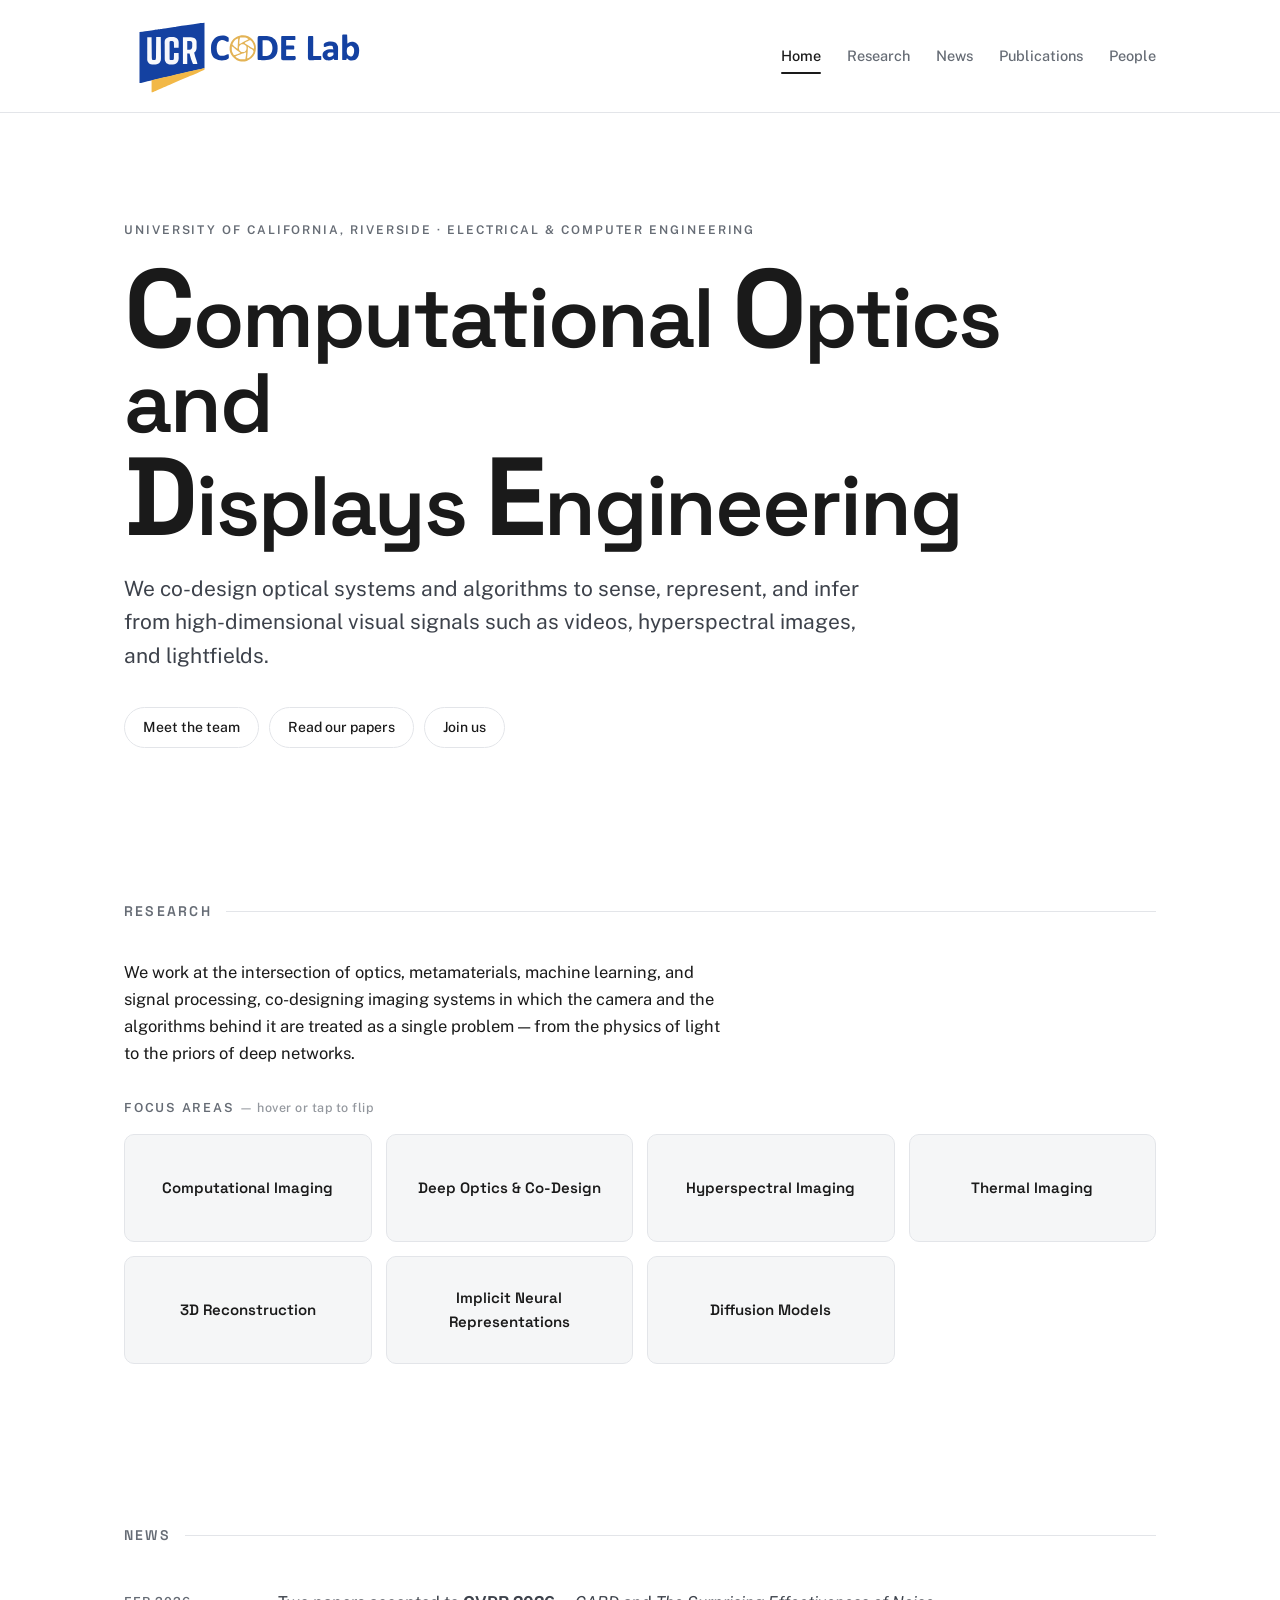
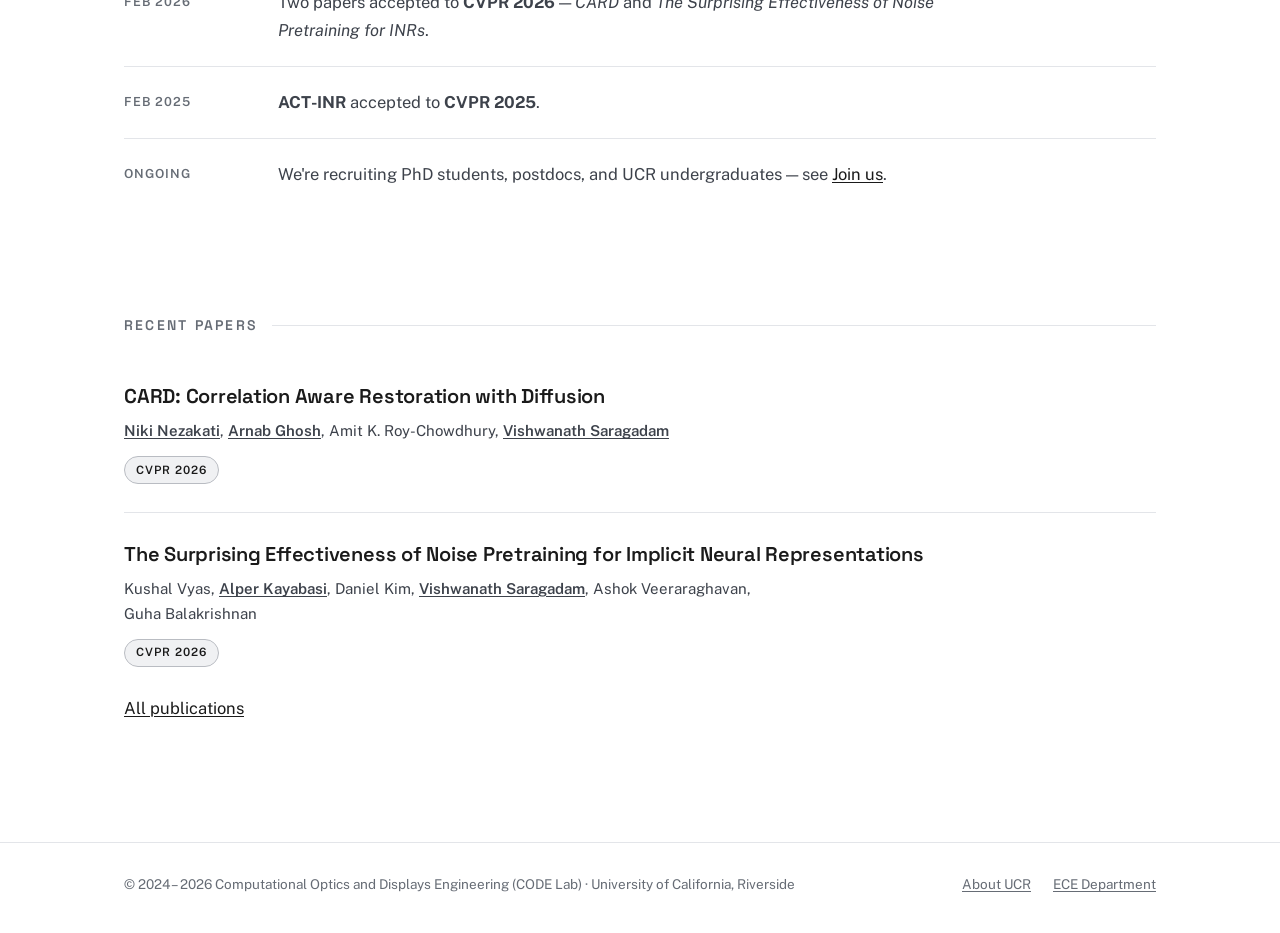
<file: index.html>
<!DOCTYPE html>
<html lang="en">
<head>
<meta charset="UTF-8">
<meta name="viewport" content="width=device-width, initial-scale=1.0">
<title>Computational Optics and Displays Engineering (CODE Lab) – UC Riverside</title>
<meta name="description" content="The Computational Optics and Displays Engineering (CODE Lab) at UC Riverside co-designs optical systems and algorithms to sense, represent, and infer from high-dimensional visual signals.">
<link rel="canonical" href="https://ucr-code.github.io/">
<meta name="theme-color" content="#ffffff">
<link rel="icon" type="image/svg+xml" href="images/favicon.svg">
<link rel="icon" type="image/png" sizes="32x32" href="images/favicon-32.png">
<link rel="apple-touch-icon" href="images/apple-touch-icon.png">
<!-- Open Graph / social cards -->
<meta property="og:type" content="website">
<meta property="og:site_name" content="CODE Lab — UC Riverside">
<meta property="og:title" content="Computational Optics and Displays Engineering (CODE Lab) – UC Riverside">
<meta property="og:description" content="The Computational Optics and Displays Engineering (CODE Lab) at UC Riverside co-designs optical systems and algorithms to sense, represent, and infer from high-dimensional visual signals.">
<meta property="og:url" content="https://ucr-code.github.io/">
<meta property="og:image" content="https://ucr-code.github.io/images/og-image.png">
<meta property="og:image:width" content="1200">
<meta property="og:image:height" content="630">
<meta property="og:image:alt" content="CODE Lab — Computational Optics and Displays Engineering, UC Riverside">
<meta name="twitter:card" content="summary_large_image">
<meta name="twitter:title" content="Computational Optics and Displays Engineering (CODE Lab) – UC Riverside">
<meta name="twitter:description" content="The Computational Optics and Displays Engineering (CODE Lab) at UC Riverside co-designs optical systems and algorithms to sense, represent, and infer from high-dimensional visual signals.">
<meta name="twitter:image" content="https://ucr-code.github.io/images/og-image.png">
<link rel="preconnect" href="https://fonts.googleapis.com">
<link rel="preconnect" href="https://fonts.gstatic.com" crossorigin>
<link href="https://fonts.googleapis.com/css2?family=Space+Grotesk:wght@500;600;700&family=Public+Sans:ital,wght@0,400;0,500;0,600;1,400&display=swap" rel="stylesheet">
<script>document.documentElement.classList.add('js');</script>
<link rel="stylesheet" href="css/style.css">
</head>
<body class="home">
<a class="skip" href="#main-content">Skip to content</a>

<header class="site-head">
  <div class="container">
    <a class="brand" href="index.html" aria-label="Computational Optics and Displays Engineering (CODE Lab) — Home">
      <img src="images/logo.svg" alt="Computational Optics and Displays Engineering (CODE Lab)" class="brand-logo">
    </a>
    <nav class="main-nav" aria-label="Site">
      <a href="index.html" class="active" aria-current="page">Home</a>
      <a href="#research">Research</a>
      <a href="#news">News</a>
      <a href="publications.html">Publications</a>
      <a href="people.html">People</a>
    </nav>
  </div>
</header>

<main id="main-content">

  <!-- ============ Hero ============ -->
  <section class="hero">
    <div class="container">
      <p class="eyebrow">University of California, Riverside · Electrical &amp; Computer Engineering</p>
      <h1><span class="code">C</span>omputational <span class="code">O</span>ptics and<br><span class="code">D</span>isplays <span class="code">E</span>ngineering</h1>
      <p class="lede">We co-design optical systems and algorithms to sense, represent, and infer from high-dimensional visual signals such as videos, hyperspectral images, and lightfields.</p>
      <nav class="jump" aria-label="Quick links">
        <a href="people.html">Meet the team</a>
        <a href="publications.html">Read our papers</a>
        <a href="people.html#join-us">Join us</a>
      </nav>
    </div>
  </section>

  <!-- ============ Research ============ -->
  <section class="section" id="research">
    <div class="container">
      <h2 class="section-head reveal">Research</h2>
      <p class="reveal" style="max-width:60ch">We work at the intersection of optics, metamaterials, machine learning, and
        signal processing, co-designing imaging systems in which the camera and the
        algorithms behind it are treated as a single problem — from the physics of
        light to the priors of deep networks.</p>
      <p class="chips-intro reveal">Focus areas <span class="chips-hint">— hover or tap to flip</span></p>
      <div class="flip-cards" aria-label="Research topics">
        <button class="flip-card reveal" style="--i:0" type="button" aria-pressed="false">
          <span class="flip-card-inner">
            <span class="flip-face flip-front">Computational Imaging</span>
            <span class="flip-face flip-back">Co-designing optics and algorithms so the camera and its reconstruction solve a single problem.</span>
          </span>
        </button>
        <button class="flip-card reveal" style="--i:1" type="button" aria-pressed="false">
          <span class="flip-card-inner">
            <span class="flip-face flip-front">Deep Optics &amp; Co-Design</span>
            <span class="flip-face flip-back">Learning the lens and the network jointly, end-to-end, to shape what the sensor captures.</span>
          </span>
        </button>
        <button class="flip-card reveal" style="--i:2" type="button" aria-pressed="false">
          <span class="flip-card-inner">
            <span class="flip-face flip-front">Hyperspectral Imaging</span>
            <span class="flip-face flip-back">Recording the full spectrum at every pixel to reveal material detail beyond RGB.</span>
          </span>
        </button>
        <button class="flip-card reveal" style="--i:3" type="button" aria-pressed="false">
          <span class="flip-card-inner">
            <span class="flip-face flip-front">Thermal Imaging</span>
            <span class="flip-face flip-back">Sensing and reconstructing scenes in long-wave infrared, past the reach of visible light.</span>
          </span>
        </button>
        <button class="flip-card reveal" style="--i:4" type="button" aria-pressed="false">
          <span class="flip-card-inner">
            <span class="flip-face flip-front">3D Reconstruction</span>
            <span class="flip-face flip-back">Recovering the shape, depth, and geometry of a scene from one or many views.</span>
          </span>
        </button>
        <button class="flip-card reveal" style="--i:5" type="button" aria-pressed="false">
          <span class="flip-card-inner">
            <span class="flip-face flip-front">Implicit Neural Representations</span>
            <span class="flip-face flip-back">Encoding signals as continuous neural functions — compact and resolution-free.</span>
          </span>
        </button>
        <button class="flip-card reveal" style="--i:6" type="button" aria-pressed="false">
          <span class="flip-card-inner">
            <span class="flip-face flip-front">Diffusion Models</span>
            <span class="flip-face flip-back">Generative priors that restore and reconstruct images from incomplete measurements.</span>
          </span>
        </button>
      </div>
    </div>
  </section>

  <!-- ============ News ============ -->
  <section class="section" id="news">
    <div class="container">
      <h2 class="section-head reveal">News</h2>
      <ul class="news-list">
        <li class="news-item reveal">
          <span class="news-date">Feb 2026</span>
          <p class="news-text">Two papers accepted to <strong>CVPR 2026</strong> — <em>CARD</em> and <em>The Surprising Effectiveness of Noise Pretraining for INRs</em>.</p>
        </li>
        <li class="news-item reveal">
          <span class="news-date">Feb 2025</span>
          <p class="news-text"><strong>ACT-INR</strong> accepted to <strong>CVPR 2025</strong>.</p>
        </li>
        <li class="news-item reveal">
          <span class="news-date">Ongoing</span>
          <p class="news-text">We're recruiting PhD students, postdocs, and UCR undergraduates — see <a href="people.html#join-us">Join us</a>.</p>
        </li>
      </ul>
    </div>
  </section>

  <!-- ============ Recent papers ============ -->
  <section class="section" id="recent" style="padding-top:24px">
    <div class="container">
      <h2 class="section-head reveal">Recent papers</h2>

      <article class="pub reveal" style="border-top:0;padding-top:10px">
        <h3 class="pub-title"><a href="https://arxiv.org/abs/2512.05268" target="_blank" rel="noopener">CARD: Correlation Aware Restoration with Diffusion</a></h3>
        <p class="pub-authors"><span class="lab-member">Niki Nezakati</span>, <span class="lab-member">Arnab Ghosh</span>, Amit K. Roy-Chowdhury, <span class="lab-member">Vishwanath Saragadam</span></p>
        <div class="pub-meta"><span class="venue conf">CVPR 2026</span></div>
      </article>

      <article class="pub reveal">
        <h3 class="pub-title"><a href="https://arxiv.org/abs/2603.29034" target="_blank" rel="noopener">The Surprising Effectiveness of Noise Pretraining for Implicit Neural Representations</a></h3>
        <p class="pub-authors">Kushal Vyas, <span class="lab-member">Alper Kayabasi</span>, Daniel Kim, <span class="lab-member">Vishwanath Saragadam</span>, Ashok Veeraraghavan, Guha Balakrishnan</p>
        <div class="pub-meta"><span class="venue conf">CVPR 2026</span></div>
      </article>

      <a class="more-link" href="publications.html">All publications</a>
    </div>
  </section>
</main>

<footer class="site-foot">
  <div class="container">
    <span>© 2024 – 2026 Computational Optics and Displays Engineering (CODE Lab) · University of California, Riverside</span>
    <span class="foot-links">
      <a href="https://www.ucr.edu" target="_blank" rel="noopener">About UCR</a>
      <a href="https://www.ece.ucr.edu" target="_blank" rel="noopener">ECE Department</a>
    </span>
  </div>
</footer>

<script src="js/main.js" defer></script>
</body>
</html>
</file>
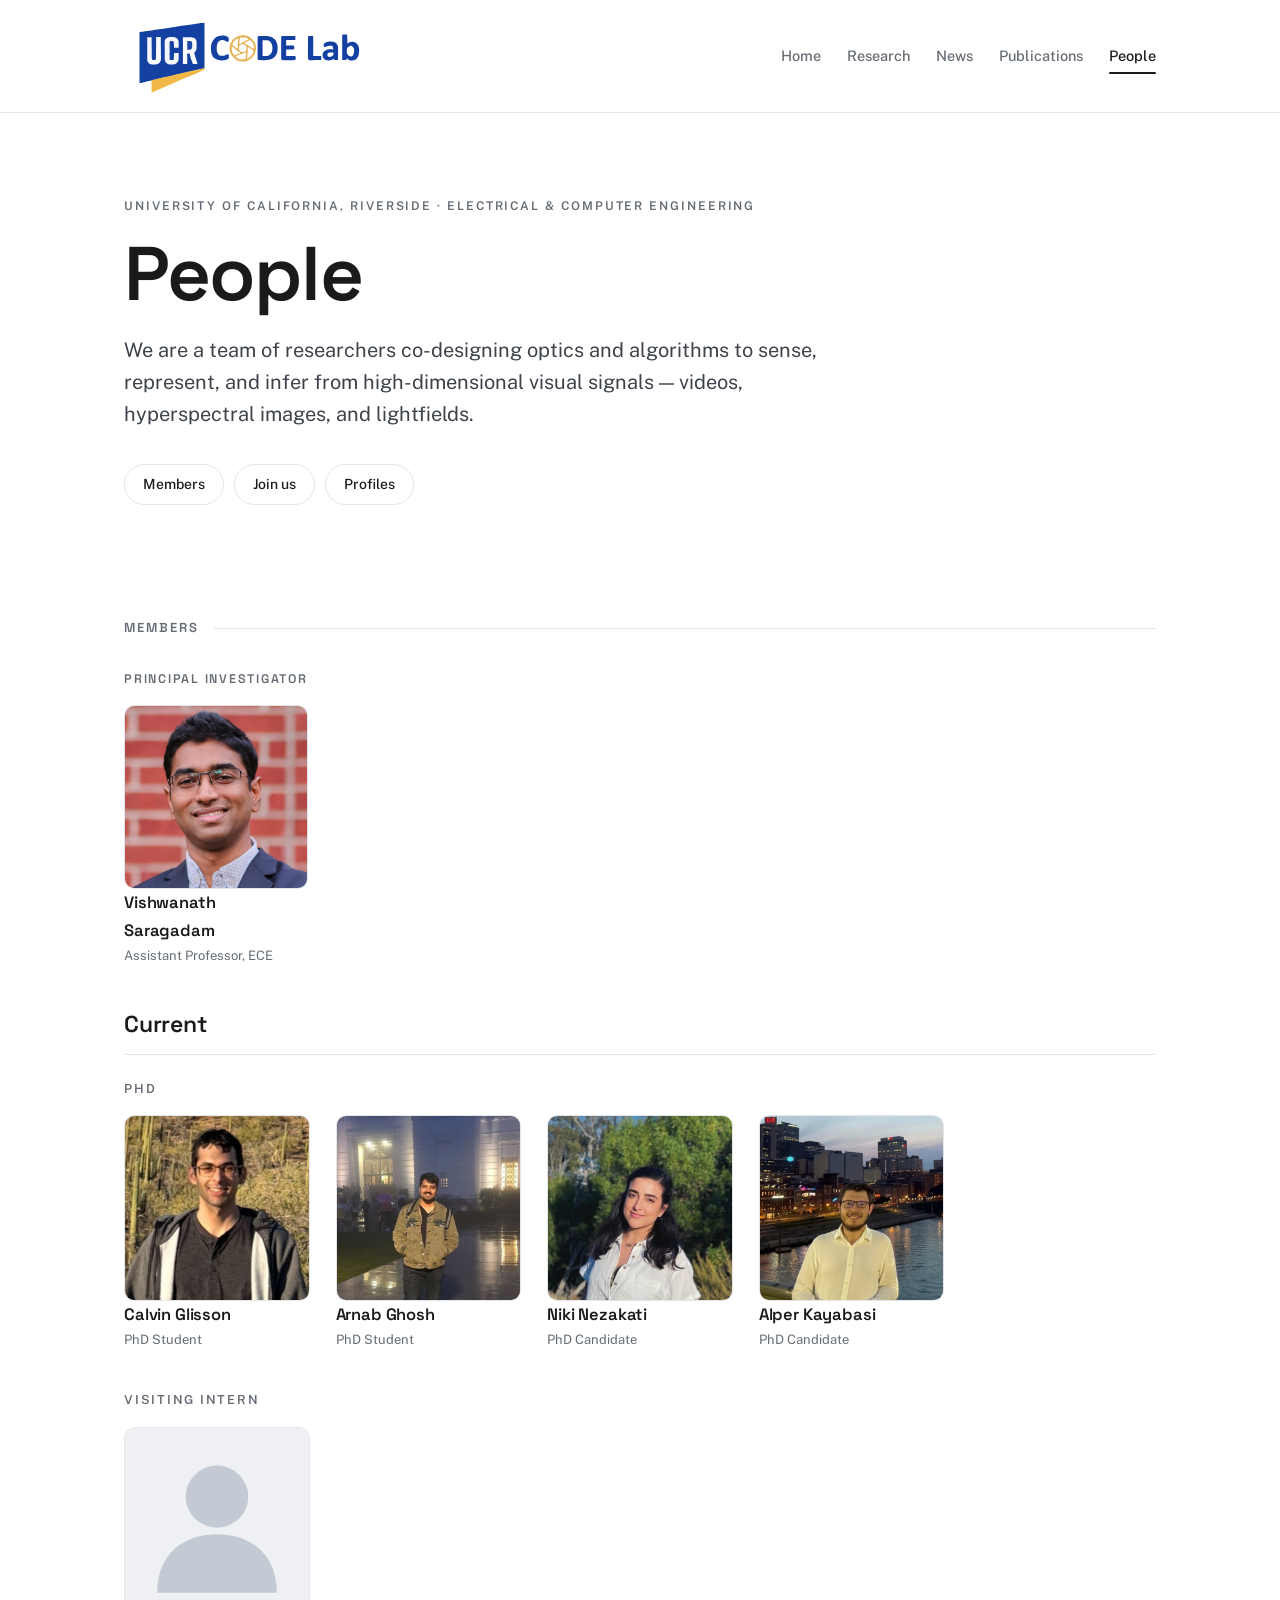
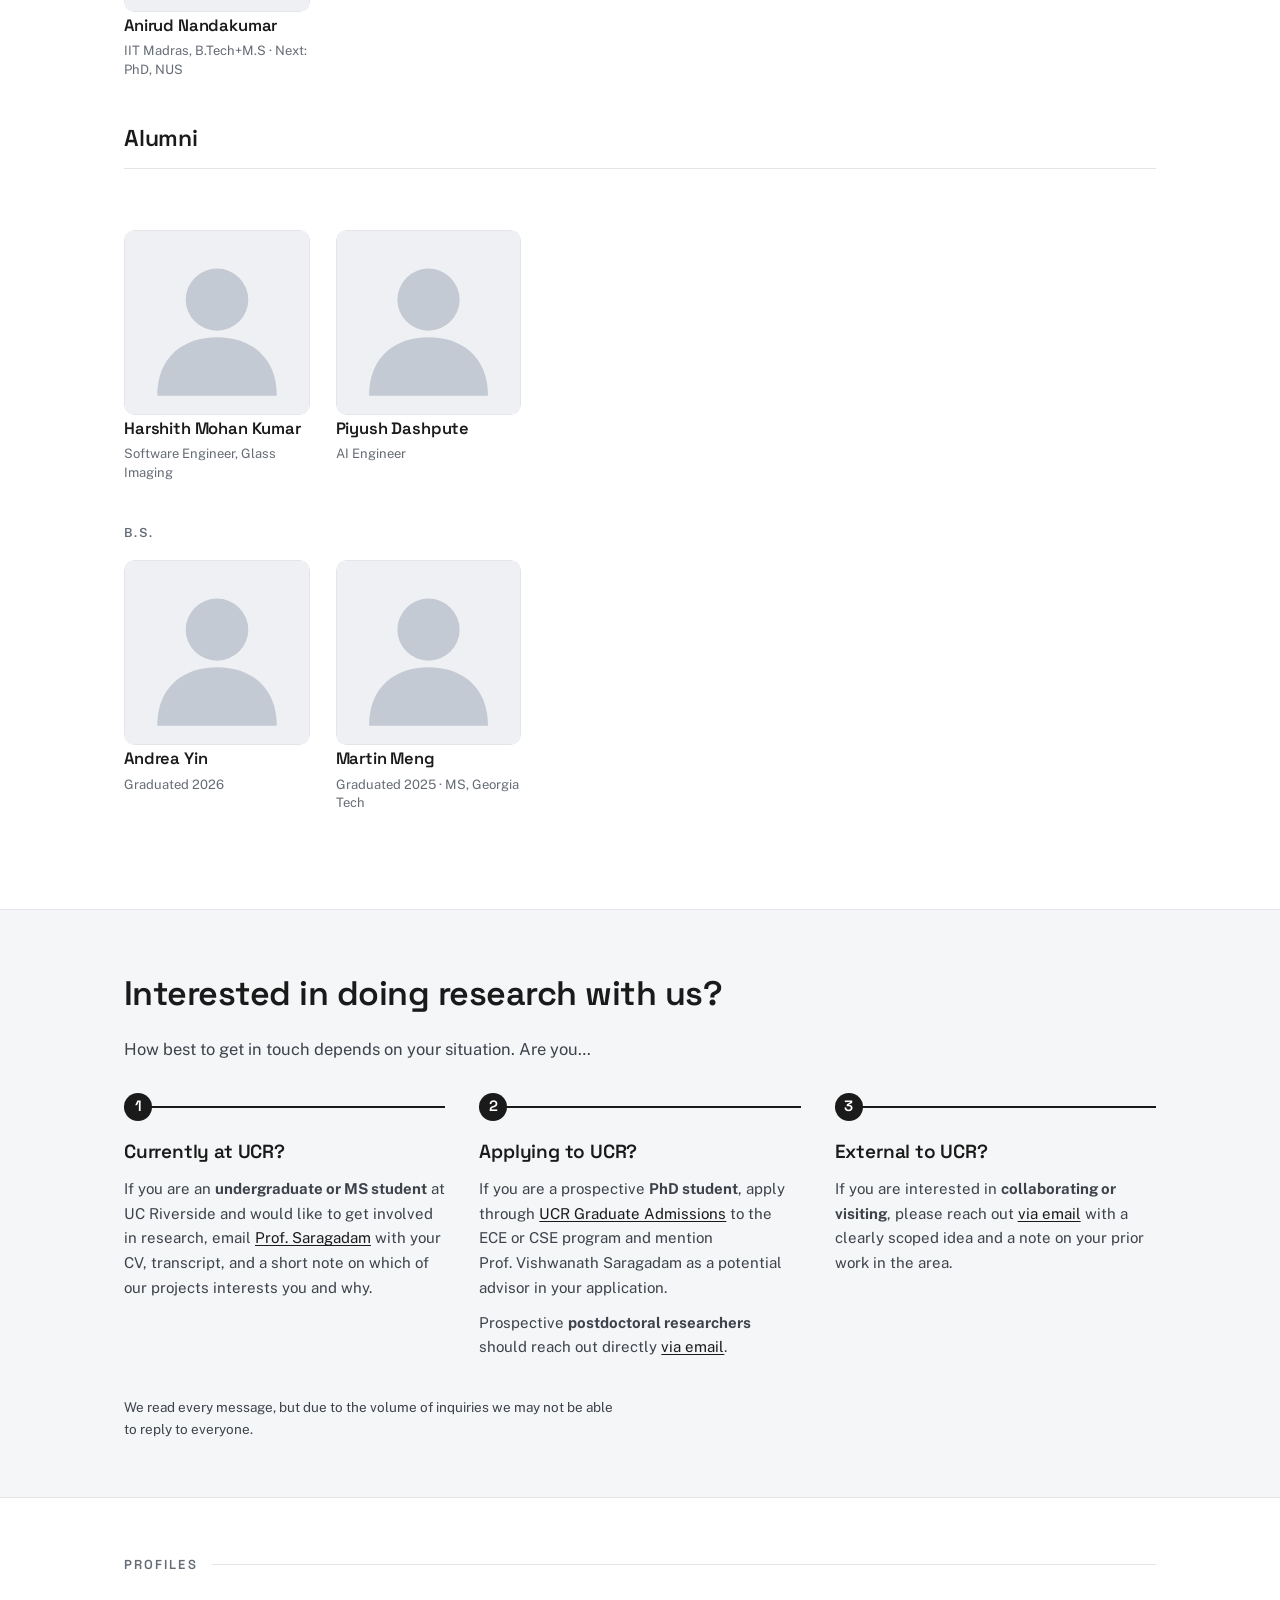
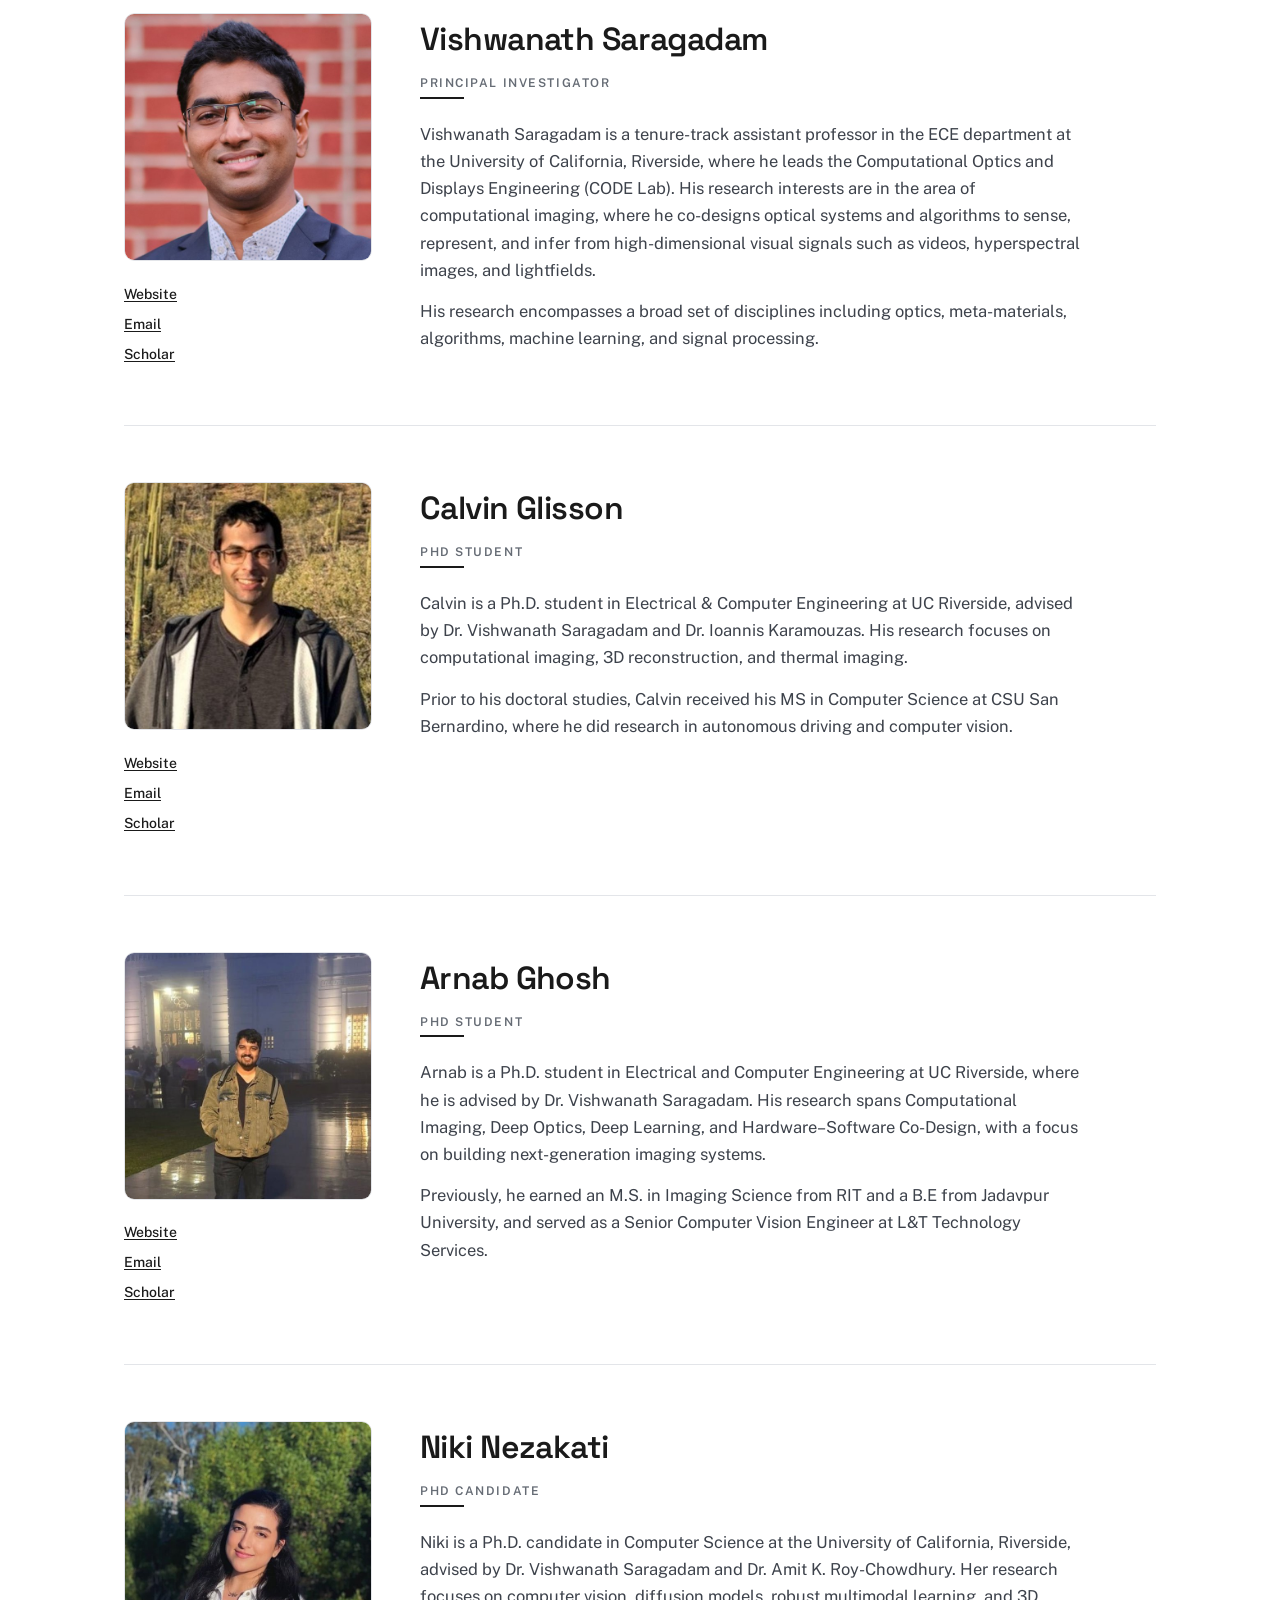
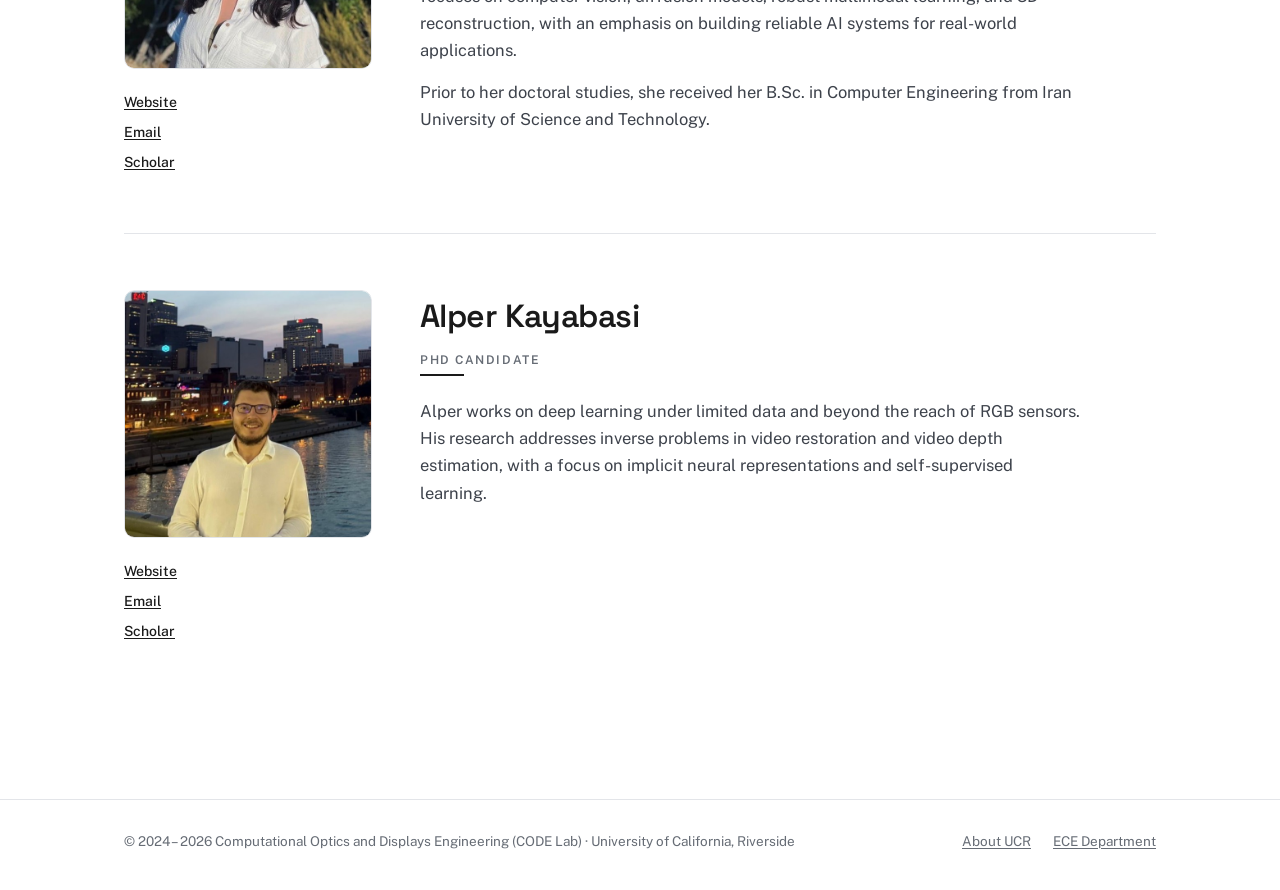
<file: people.html>
<!DOCTYPE html>
<html lang="en">
<head>
<meta charset="UTF-8">
<meta name="viewport" content="width=device-width, initial-scale=1.0">
<title>People – Computational Optics and Displays Engineering (CODE Lab)</title>
<meta name="description" content="The people of the Computational Optics and Displays Engineering (CODE Lab) at UC Riverside — co-designing optics and algorithms to sense, represent, and infer from high-dimensional visual signals.">
<link rel="canonical" href="https://ucr-code.github.io/people.html">
<meta name="theme-color" content="#ffffff">
<link rel="icon" type="image/svg+xml" href="images/favicon.svg">
<link rel="icon" type="image/png" sizes="32x32" href="images/favicon-32.png">
<link rel="apple-touch-icon" href="images/apple-touch-icon.png">
<!-- Open Graph / social cards -->
<meta property="og:type" content="website">
<meta property="og:site_name" content="CODE Lab — UC Riverside">
<meta property="og:title" content="People – Computational Optics and Displays Engineering (CODE Lab)">
<meta property="og:description" content="Meet the CODE Lab team at UC Riverside — researchers co-designing optics and algorithms to sense, represent, and infer from high-dimensional visual signals.">
<meta property="og:url" content="https://ucr-code.github.io/people.html">
<meta property="og:image" content="https://ucr-code.github.io/images/og-image.png">
<meta property="og:image:width" content="1200">
<meta property="og:image:height" content="630">
<meta property="og:image:alt" content="CODE Lab — Computational Optics and Displays Engineering, UC Riverside">
<meta name="twitter:card" content="summary_large_image">
<meta name="twitter:title" content="People – Computational Optics and Displays Engineering (CODE Lab)">
<meta name="twitter:description" content="Meet the CODE Lab team at UC Riverside — researchers co-designing optics and algorithms to sense, represent, and infer from high-dimensional visual signals.">
<meta name="twitter:image" content="https://ucr-code.github.io/images/og-image.png">
<link rel="preconnect" href="https://fonts.googleapis.com">
<link rel="preconnect" href="https://fonts.gstatic.com" crossorigin>
<link href="https://fonts.googleapis.com/css2?family=Space+Grotesk:wght@500;600;700&family=Public+Sans:ital,wght@0,400;0,500;0,600;1,400&display=swap" rel="stylesheet">
<script>document.documentElement.classList.add('js');</script>
<link rel="stylesheet" href="css/style.css">
</head>
<body>
<a class="skip" href="#main-content">Skip to content</a>

<header class="site-head">
  <div class="container">
    <a class="brand" href="index.html" aria-label="Computational Optics and Displays Engineering (CODE Lab) — Home">
      <img src="images/logo.svg" alt="Computational Optics and Displays Engineering (CODE Lab)" class="brand-logo">
    </a>
    <nav class="main-nav" aria-label="Site">
      <a href="index.html">Home</a>
      <a href="index.html#research">Research</a>
      <a href="index.html#news">News</a>
      <a href="publications.html">Publications</a>
      <a href="people.html" class="active" aria-current="page">People</a>
    </nav>
  </div>
</header>

<main id="main-content">

  <!-- ============ Hero ============ -->
  <section class="hero">
    <div class="container">
      <p class="eyebrow">University of California, Riverside · Electrical &amp; Computer Engineering</p>
      <h1>People</h1>
      <p class="lede">We are a team of researchers co-designing optics and algorithms to sense, represent, and infer from high-dimensional visual signals — videos, hyperspectral images, and lightfields.</p>
      <nav class="jump" aria-label="On this page">
        <a href="#members">Members</a>
        <a href="#join-us">Join us</a>
        <a href="#profiles">Profiles</a>
      </nav>
    </div>
  </section>

  <!-- ============ Overview grid ============ -->
  <section class="section" id="members">
    <div class="container">
      <h2 class="section-head reveal">Members</h2>

      <h3 class="member-role reveal">Principal Investigator</h3>
      <ul class="people-grid solo">
        <li class="reveal" style="--i:0"><a class="person-card" href="#vishwanath">
          <span class="shot"><img src="images/vishwanath.jpg" alt="Portrait of Vishwanath Saragadam"></span>
          <span class="p-meta"><span class="p-name">Vishwanath Saragadam</span><span class="p-role">Assistant Professor, ECE</span></span>
        </a></li>
      </ul>

      <h3 class="member-group reveal">Current</h3>
      <h4 class="member-role reveal">PhD</h4>
      <ul class="people-grid">
        <li class="reveal" style="--i:0"><a class="person-card" href="#calvin">
          <span class="shot"><img src="images/calvin.jpg" alt="Portrait of Calvin Glisson"></span>
          <span class="p-meta"><span class="p-name">Calvin Glisson</span><span class="p-role">PhD Student</span></span>
        </a></li>
        <li class="reveal" style="--i:1"><a class="person-card" href="#arnab">
          <span class="shot"><img src="images/arnab.jpg" alt="Portrait of Arnab"></span>
          <span class="p-meta"><span class="p-name">Arnab Ghosh</span><span class="p-role">PhD Student</span></span>
        </a></li>
        <li class="reveal" style="--i:2"><a class="person-card" href="#niki">
          <span class="shot"><img src="images/niki.jpg" alt="Portrait of Niki"></span>
          <span class="p-meta"><span class="p-name">Niki Nezakati</span><span class="p-role">PhD Candidate</span></span>
        </a></li>
        <li class="reveal" style="--i:3"><a class="person-card" href="#alper">
          <span class="shot"><img src="images/alper.jpg" alt="Portrait of Alper Kayabasi"></span>
          <span class="p-meta"><span class="p-name">Alper Kayabasi</span><span class="p-role">PhD Candidate</span></span>
        </a></li>
      </ul>

      <h4 class="member-role reveal">Visiting Intern</h4>
      <ul class="people-grid">
        <li class="reveal" style="--i:0"><div class="person-card">
          <span class="shot"><img src="images/placeholder-person.svg" alt="Portrait of Anirud Nandakumar"></span>
          <span class="p-meta"><span class="p-name">Anirud Nandakumar</span><span class="p-role">IIT Madras, B.Tech+M.S · Next: PhD, NUS</span></span>
        </div></li>
      </ul>

      <h3 class="member-group reveal">Alumni</h3>
      <h4 class="member-role reveal">M.S.</h4>
      <ul class="people-grid">
        <li class="reveal" style="--i:0"><div class="person-card">
          <span class="shot"><img src="images/placeholder-person.svg" alt="Portrait of Harshith Mohan Kumar"></span>
          <span class="p-meta"><span class="p-name">Harshith Mohan Kumar</span><span class="p-role">Software Engineer, Glass Imaging</span></span>
        </div></li>
        <li class="reveal" style="--i:1"><div class="person-card">
          <span class="shot"><img src="images/placeholder-person.svg" alt="Portrait of Piyush Dashpute"></span>
          <span class="p-meta"><span class="p-name">Piyush Dashpute</span><span class="p-role">AI Engineer</span></span>
        </div></li>
      </ul>

      <h4 class="member-role reveal">B.S.</h4>
      <ul class="people-grid">
        <li class="reveal" style="--i:0"><div class="person-card">
          <span class="shot"><img src="images/placeholder-person.svg" alt="Portrait of Andrea Yin"></span>
          <span class="p-meta"><span class="p-name">Andrea Yin</span><span class="p-role">Graduated 2026</span></span>
        </div></li>
        <li class="reveal" style="--i:1"><div class="person-card">
          <span class="shot"><img src="images/placeholder-person.svg" alt="Portrait of Martin Meng"></span>
          <span class="p-meta"><span class="p-name">Martin Meng</span><span class="p-role">Graduated 2025 · MS, Georgia Tech</span></span>
        </div></li>
      </ul>
    </div>
  </section>

  <!-- ============ Join us ============ -->
  <section class="section join" id="join-us">
    <div class="container">
      <h2>Interested in doing research with us?</h2>
      <p>How best to get in touch depends on your situation. Are you…</p>
      <ol class="join-list">
        <li>
          <h3>Currently at UCR?</h3>
          <p>If you are an <strong>undergraduate or MS student</strong> at UC Riverside and would like to get involved in research, email <a href="mailto:vishwanath.saragadam@ucr.edu">Prof.&nbsp;Saragadam</a> with your CV, transcript, and a short note on which of our projects interests you and why.</p>
        </li>
        <li>
          <h3>Applying to UCR?</h3>
          <p>If you are a prospective <strong>PhD student</strong>, apply through <a href="https://graduate.ucr.edu/admissions" target="_blank" rel="noopener">UCR Graduate Admissions</a> to the ECE or CSE program and mention Prof.&nbsp;Vishwanath Saragadam as a potential advisor in your application.</p>
          <p>Prospective <strong>postdoctoral researchers</strong> should reach out directly <a href="mailto:vishwanath.saragadam@ucr.edu">via email</a>.</p>
        </li>
        <li>
          <h3>External to UCR?</h3>
          <p>If you are interested in <strong>collaborating or visiting</strong>, please reach out <a href="mailto:vishwanath.saragadam@ucr.edu">via email</a> with a clearly scoped idea and a note on your prior work in the area.</p>
        </li>
      </ol>
      <p class="join-note">We read every message, but due to the volume of inquiries we may not be able to reply to everyone.</p>
    </div>
  </section>

  <!-- ============ Profiles ============ -->
  <section class="section" id="profiles">
    <div class="container">
      <h2 class="section-head reveal">Profiles</h2>

      <!-- ===== PERSON: VISHWANATH SARAGADAM ===== -->
      <article class="profile reveal" style="padding-top:8px">
        <div class="profile-media">
          <span class="shot"><img src="images/vishwanath.jpg" alt="Portrait of Vishwanath Saragadam"></span>
          <ul class="links">
            <li><a href="https://vishwa91.github.io/" target="_blank" rel="noopener">Website</a></li>
            <li><a href="mailto:vishwanath.saragadam@ucr.edu">Email</a></li>
            <li><a href="https://scholar.google.com/citations?user=u-xGD2AAAAAJ" target="_blank" rel="noopener">Scholar</a></li>
          </ul>
        </div>
        <div class="profile-body">
          <h3 id="vishwanath">Vishwanath Saragadam</h3>
          <span class="role-tag">Principal Investigator</span>
          <p>Vishwanath Saragadam is a tenure-track assistant professor in the ECE department at the University of California, Riverside, where he leads the Computational Optics and Displays Engineering (CODE Lab). His research interests are in the area of computational imaging, where he co-designs optical systems and algorithms to sense, represent, and infer from high-dimensional visual signals such as videos, hyperspectral images, and lightfields.</p>
          <p>His research encompasses a broad set of disciplines including optics, meta-materials, algorithms, machine learning, and signal processing.</p>
        </div>
      </article>
      <hr class="spectrum">

      <!-- ===== PERSON: CALVIN ===== -->
      <article class="profile reveal">
        <div class="profile-media">
          <span class="shot"><img src="images/calvin.jpg" alt="Portrait of Calvin Glisson"></span>
          <ul class="links">
            <li><a href="#" class="todo">Website</a></li><!-- TODO: add link -->
            <li><a href="#" class="todo">Email</a></li><!-- TODO: add link -->
            <li><a href="#" class="todo">Scholar</a></li><!-- TODO: add link -->
          </ul>
        </div>
        <div class="profile-body">
          <h3 id="calvin">Calvin Glisson</h3>
          <span class="role-tag">PhD Student</span>
          <p>Calvin is a Ph.D. student in Electrical &amp; Computer Engineering at UC Riverside, advised by Dr.&nbsp;Vishwanath Saragadam and Dr.&nbsp;Ioannis Karamouzas. His research focuses on computational imaging, 3D reconstruction, and thermal imaging.</p>
          <p>Prior to his doctoral studies, Calvin received his MS in Computer Science at CSU San Bernardino, where he did research in autonomous driving and computer vision.</p>
        </div>
      </article>
      <hr class="spectrum">

      <!-- ===== PERSON: ARNAB ===== -->
      <article class="profile reveal">
        <div class="profile-media">
          <span class="shot"><img src="images/arnab.jpg" alt="Portrait of Arnab"></span>
          <ul class="links">
            <li><a href="#" class="todo">Website</a></li><!-- TODO: add link -->
            <li><a href="#" class="todo">Email</a></li><!-- TODO: add link -->
            <li><a href="https://scholar.google.com/citations?user=zqR-GtcAAAAJ" target="_blank" rel="noopener">Scholar</a></li>
          </ul>
        </div>
        <div class="profile-body">
          <h3 id="arnab">Arnab Ghosh</h3>
          <span class="role-tag">PhD Student</span>
          <p>Arnab is a Ph.D. student in Electrical and Computer Engineering at UC Riverside, where he is advised by Dr.&nbsp;Vishwanath Saragadam. His research spans Computational Imaging, Deep Optics, Deep Learning, and Hardware–Software Co-Design, with a focus on building next-generation imaging systems.</p>
          <p>Previously, he earned an M.S. in Imaging Science from RIT and a B.E from Jadavpur University, and served as a Senior Computer Vision Engineer at L&amp;T Technology Services.</p>
        </div>
      </article>
      <hr class="spectrum">

      <!-- ===== PERSON: NIKI ===== -->
      <article class="profile reveal">
        <div class="profile-media">
          <span class="shot"><img src="images/niki.jpg" alt="Portrait of Niki"></span>
          <ul class="links">
            <li><a href="#" class="todo">Website</a></li><!-- TODO: add link -->
            <li><a href="#" class="todo">Email</a></li><!-- TODO: add link -->
            <li><a href="#" class="todo">Scholar</a></li><!-- TODO: add link -->
          </ul>
        </div>
        <div class="profile-body">
          <h3 id="niki">Niki Nezakati</h3>
          <span class="role-tag">PhD Candidate</span>
          <p>Niki is a Ph.D. candidate in Computer Science at the University of California, Riverside, advised by Dr.&nbsp;Vishwanath Saragadam and Dr.&nbsp;Amit K. Roy-Chowdhury. Her research focuses on computer vision, diffusion models, robust multimodal learning, and 3D reconstruction, with an emphasis on building reliable AI systems for real-world applications.</p>
          <p>Prior to her doctoral studies, she received her B.Sc. in Computer Engineering from Iran University of Science and Technology.</p>
        </div>
      </article>
      <hr class="spectrum">

      <!-- ===== PERSON: ALPER KAYABASI ===== -->
      <article class="profile reveal">
        <div class="profile-media">
          <span class="shot"><img src="images/alper.jpg" alt="Portrait of Alper Kayabasi"></span>
          <ul class="links">
            <li><a href="https://alpoler.github.io/" target="_blank" rel="noopener">Website</a></li>
            <li><a href="#" class="todo">Email</a></li><!-- TODO: add link -->
            <li><a href="https://scholar.google.com/citations?user=zFYCmJEAAAAJ" target="_blank" rel="noopener">Scholar</a></li>
          </ul>
        </div>
        <div class="profile-body">
          <h3 id="alper">Alper Kayabasi</h3>
          <span class="role-tag">PhD Candidate</span>
          <p>Alper works on deep learning under limited data and beyond the reach of RGB sensors. His research addresses inverse problems in video restoration and video depth estimation, with a focus on implicit neural representations and self-supervised learning.</p>
        </div>
      </article>

    </div>
  </section>
</main>

<footer class="site-foot">
  <div class="container">
    <span>© 2024 – 2026 Computational Optics and Displays Engineering (CODE Lab) · University of California, Riverside</span>
    <span class="foot-links">
      <a href="https://www.ucr.edu" target="_blank" rel="noopener">About UCR</a>
      <a href="https://www.ece.ucr.edu" target="_blank" rel="noopener">ECE Department</a>
    </span>
  </div>
</footer>

<script src="js/main.js" defer></script>
</body>
</html>
</file>
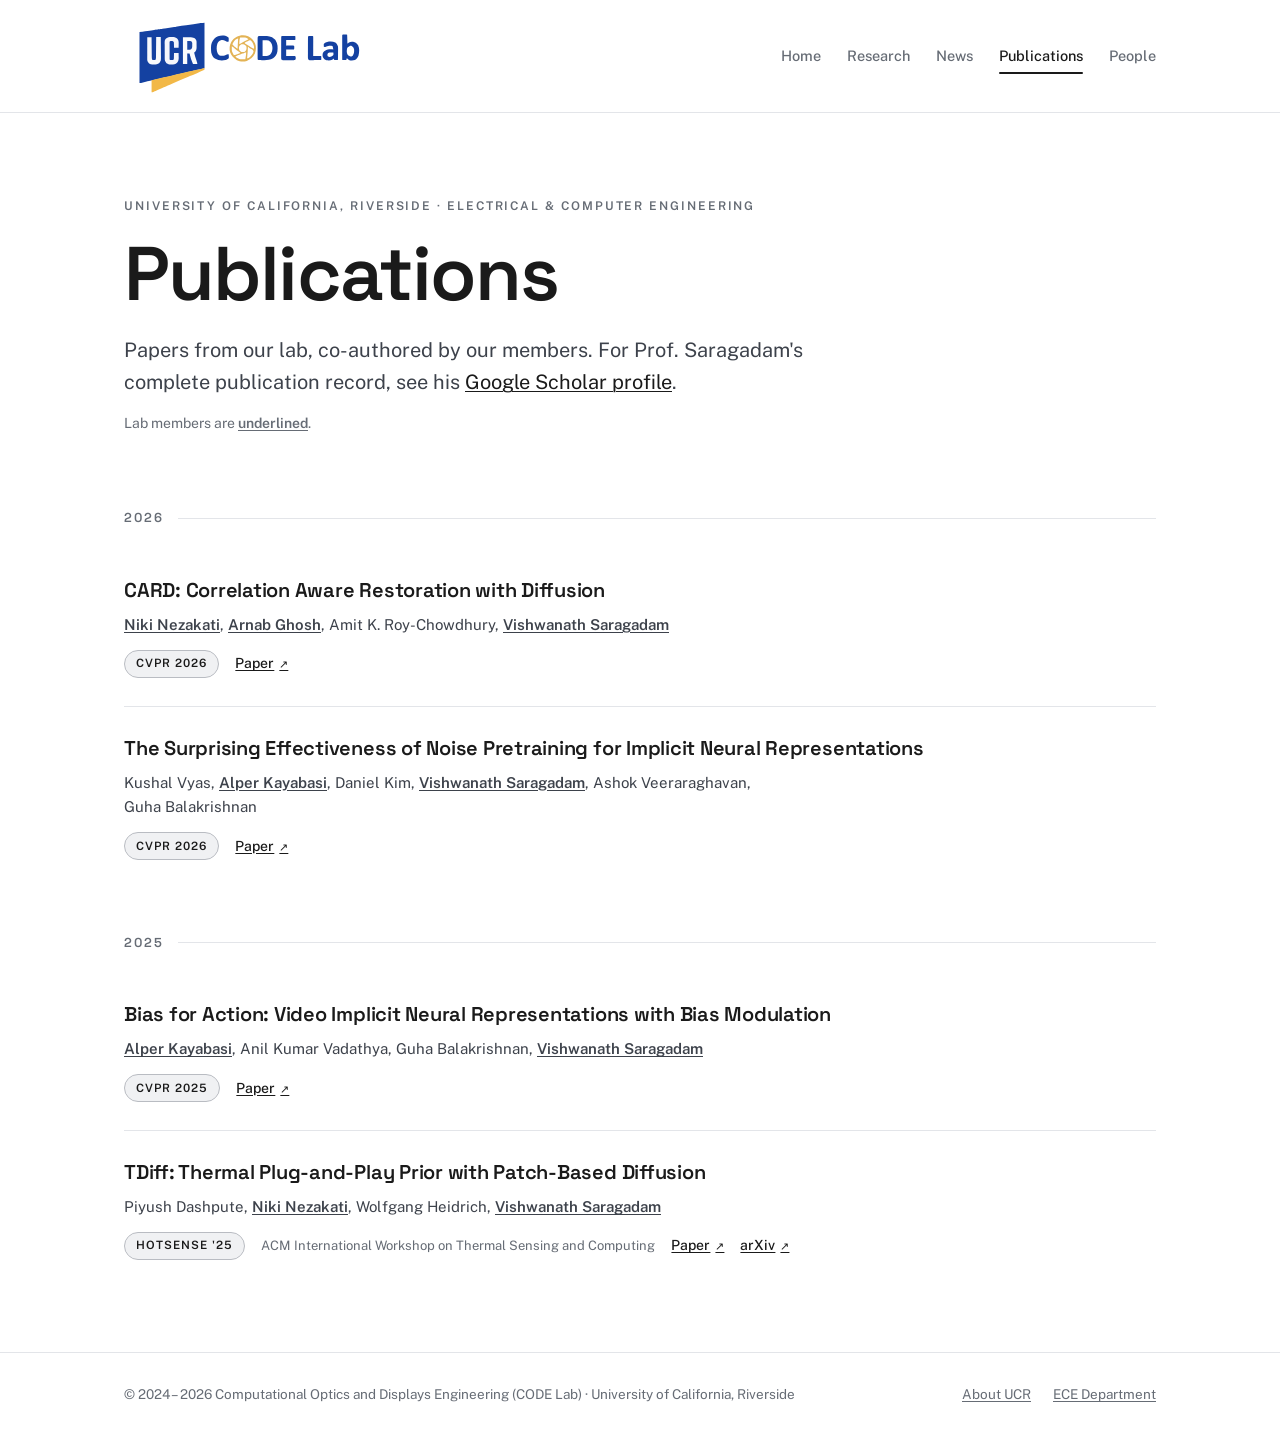
<file: publications.html>
<!DOCTYPE html>
<html lang="en">
<head>
<meta charset="UTF-8">
<meta name="viewport" content="width=device-width, initial-scale=1.0">
<title>Publications – Computational Optics and Displays Engineering (CODE Lab)</title>
<meta name="description" content="Publications from the Computational Optics and Displays Engineering (CODE Lab) at UC Riverside.">
<link rel="canonical" href="https://ucr-code.github.io/publications.html">
<meta name="theme-color" content="#ffffff">
<link rel="icon" type="image/svg+xml" href="images/favicon.svg">
<link rel="icon" type="image/png" sizes="32x32" href="images/favicon-32.png">
<link rel="apple-touch-icon" href="images/apple-touch-icon.png">
<!-- Open Graph / social cards -->
<meta property="og:type" content="website">
<meta property="og:site_name" content="CODE Lab — UC Riverside">
<meta property="og:title" content="Publications – Computational Optics and Displays Engineering (CODE Lab)">
<meta property="og:description" content="Publications from the Computational Optics and Displays Engineering (CODE Lab) at UC Riverside.">
<meta property="og:url" content="https://ucr-code.github.io/publications.html">
<meta property="og:image" content="https://ucr-code.github.io/images/og-image.png">
<meta property="og:image:width" content="1200">
<meta property="og:image:height" content="630">
<meta property="og:image:alt" content="CODE Lab — Computational Optics and Displays Engineering, UC Riverside">
<meta name="twitter:card" content="summary_large_image">
<meta name="twitter:title" content="Publications – Computational Optics and Displays Engineering (CODE Lab)">
<meta name="twitter:description" content="Publications from the Computational Optics and Displays Engineering (CODE Lab) at UC Riverside.">
<meta name="twitter:image" content="https://ucr-code.github.io/images/og-image.png">
<link rel="preconnect" href="https://fonts.googleapis.com">
<link rel="preconnect" href="https://fonts.gstatic.com" crossorigin>
<link href="https://fonts.googleapis.com/css2?family=Space+Grotesk:wght@500;600;700&family=Public+Sans:ital,wght@0,400;0,500;0,600;1,400&display=swap" rel="stylesheet">
<script>document.documentElement.classList.add('js');</script>
<link rel="stylesheet" href="css/style.css">
</head>
<body>
<a class="skip" href="#main-content">Skip to content</a>

<header class="site-head">
  <div class="container">
    <a class="brand" href="index.html" aria-label="Computational Optics and Displays Engineering (CODE Lab) — Home">
      <img src="images/logo.svg" alt="Computational Optics and Displays Engineering (CODE Lab)" class="brand-logo">
    </a>
    <nav class="main-nav" aria-label="Site">
      <a href="index.html">Home</a>
      <a href="index.html#research">Research</a>
      <a href="index.html#news">News</a>
      <a href="publications.html" class="active" aria-current="page">Publications</a>
      <a href="people.html">People</a>
    </nav>
  </div>
</header>

<main id="main-content">

  <!-- ============ Hero ============ -->
  <section class="hero">
    <div class="container">
      <p class="eyebrow">University of California, Riverside · Electrical &amp; Computer Engineering</p>
      <h1>Publications</h1>
      <p class="lede">Papers from our lab, co-authored by our members. For Prof.&nbsp;Saragadam's complete publication record, see his <a href="https://scholar.google.com/citations?user=u-xGD2AAAAAJ" target="_blank" rel="noopener">Google Scholar profile</a>.</p>
      <p class="pub-note">Lab members are <span class="lab-member">underlined</span>.</p>
    </div>
  </section>

  <!-- ============ List ============ -->
  <section class="section pubs-wrap" id="papers" style="padding-top:8px">
    <div class="container">

      <div class="year-block">
        <h2 class="section-head reveal">2026</h2>

        <!-- ===== CARD ===== -->
        <article class="pub reveal">
          <h3 class="pub-title"><a href="https://arxiv.org/abs/2512.05268" target="_blank" rel="noopener">CARD: Correlation Aware Restoration with Diffusion</a></h3>
          <p class="pub-authors"><span class="lab-member">Niki Nezakati</span>, <span class="lab-member">Arnab Ghosh</span>, Amit K. Roy-Chowdhury, <span class="lab-member">Vishwanath Saragadam</span></p>
          <div class="pub-meta">
            <span class="venue conf">CVPR 2026</span>
            <a class="pub-link" href="https://arxiv.org/abs/2512.05268" target="_blank" rel="noopener">Paper</a>
          </div>
        </article>

        <!-- ===== Noise pretraining ===== -->
        <article class="pub reveal">
          <h3 class="pub-title"><a href="https://arxiv.org/abs/2603.29034" target="_blank" rel="noopener">The Surprising Effectiveness of Noise Pretraining for Implicit Neural Representations</a></h3>
          <p class="pub-authors">Kushal Vyas, <span class="lab-member">Alper Kayabasi</span>, Daniel Kim, <span class="lab-member">Vishwanath Saragadam</span>, Ashok Veeraraghavan, Guha Balakrishnan</p>
          <div class="pub-meta">
            <span class="venue conf">CVPR 2026</span>
            <a class="pub-link" href="https://arxiv.org/abs/2603.29034" target="_blank" rel="noopener">Paper</a>
          </div>
        </article>
      </div>

      <div class="year-block">
        <h2 class="section-head reveal">2025</h2>

        <!-- ===== Bias for Action ===== -->
        <article class="pub reveal">
          <h3 class="pub-title"><a href="https://arxiv.org/abs/2501.09277" target="_blank" rel="noopener">Bias for Action: Video Implicit Neural Representations with Bias Modulation</a></h3>
          <p class="pub-authors"><span class="lab-member">Alper Kayabasi</span>, Anil Kumar Vadathya, Guha Balakrishnan, <span class="lab-member">Vishwanath Saragadam</span></p>
          <div class="pub-meta">
            <span class="venue conf">CVPR 2025</span>
            <a class="pub-link" href="https://arxiv.org/abs/2501.09277" target="_blank" rel="noopener">Paper</a>
          </div>
        </article>

        <!-- ===== TDiff ===== -->
        <article class="pub reveal">
          <h3 class="pub-title"><a href="https://dl.acm.org/doi/10.1145/3737905.3769286" target="_blank" rel="noopener">TDiff: Thermal Plug-and-Play Prior with Patch-Based Diffusion</a></h3>
          <p class="pub-authors">Piyush Dashpute, <span class="lab-member">Niki Nezakati</span>, Wolfgang Heidrich, <span class="lab-member">Vishwanath Saragadam</span></p>
          <div class="pub-meta">
            <span class="venue conf">HotSense '25</span>
            <span class="venue-full">ACM International Workshop on Thermal Sensing and Computing</span>
            <a class="pub-link" href="https://dl.acm.org/doi/10.1145/3737905.3769286" target="_blank" rel="noopener">Paper</a>
            <a class="pub-link" href="https://arxiv.org/abs/2510.06460" target="_blank" rel="noopener">arXiv</a>
          </div>
        </article>
      </div>

      <!-- To add a paper: copy an <article class="pub"> block above into the right year,
           update the title, link, authors (wrap lab members in <span class="lab-member">),
           and set the venue badge: class="venue conf" for peer-reviewed venues,
           class="venue" for preprints. -->

    </div>
  </section>
</main>

<footer class="site-foot">
  <div class="container">
    <span>© 2024 – 2026 Computational Optics and Displays Engineering (CODE Lab) · University of California, Riverside</span>
    <span class="foot-links">
      <a href="https://www.ucr.edu" target="_blank" rel="noopener">About UCR</a>
      <a href="https://www.ece.ucr.edu" target="_blank" rel="noopener">ECE Department</a>
    </span>
  </div>
</footer>

<script src="js/main.js" defer></script>
</body>
</html>
</file>
<file: css/style.css>
:root{
  --ink:#1a1a1a;           /* primary text */
  --muted:#666c75;         /* secondary text */
  --paper:#ffffff;         /* page background */
  --surface:#f5f6f7;       /* raised panels */
  --line:#e3e5e9;          /* borders / hairlines */
  --accent:#1a1a1a;        /* links — monochrome, set apart by underline */
  --body:#3d424b;          /* long-form body copy */
  --radius:10px;
  --maxw:1080px;
}
*{box-sizing:border-box;margin:0;padding:0}
html{scroll-behavior:smooth}
body{
  font-family:"Public Sans",-apple-system,BlinkMacSystemFont,"Segoe UI",sans-serif;
  font-size:16.5px;line-height:1.65;
  color:var(--ink);background:var(--paper);
  -webkit-font-smoothing:antialiased;
}
h1,h2,h3,.brand,.p-name{font-family:"Space Grotesk","Public Sans",sans-serif}
a{color:var(--accent);text-decoration:underline;text-underline-offset:2px;text-decoration-thickness:1px}
a:hover{text-decoration-thickness:2px}
a:focus-visible{outline:2px solid var(--accent);outline-offset:3px;border-radius:2px}
img{display:block;max-width:100%}

/* Monochrome text selection */
::selection{background:var(--ink);color:#fff;text-shadow:none}
::-moz-selection{background:var(--ink);color:#fff;text-shadow:none}

.container{max-width:var(--maxw);margin:0 auto;padding:0 24px}
.skip{position:absolute;left:-9999px;top:0;background:var(--ink);color:#fff;font-weight:600;padding:10px 16px;z-index:50}
.skip:focus{left:12px;top:12px}

/* ---------- Header ---------- */
.site-head{border-bottom:1px solid var(--line);background:rgba(255,255,255,.85);backdrop-filter:blur(8px);position:sticky;top:0;z-index:20;transition:box-shadow .3s ease}
.site-head.scrolled{box-shadow:0 2px 14px rgba(0,0,0,.08)}
.site-head .container{display:flex;align-items:center;justify-content:space-between;gap:20px;height:112px;transition:height .3s ease}
.site-head.scrolled .container{height:84px}
.brand{display:inline-flex;align-items:center;color:var(--ink);padding:6px 4px}
.brand:hover{text-decoration:none}
.brand svg{flex:none}
.brand-logo{height:84px;width:auto;display:block;transition:height .3s ease}
.site-head.scrolled .brand-logo{height:62px}
@media (max-width:760px){.brand-logo{height:62px}.site-head.scrolled .brand-logo{height:48px}}
.main-nav{display:flex;gap:26px;flex-wrap:wrap}
.main-nav a{color:var(--muted);font-size:14.5px;font-weight:500;padding:4px 0;position:relative;text-decoration:none}
.main-nav a:hover{color:var(--ink);text-decoration:none}
.main-nav a.active{color:var(--ink)}
.main-nav a.active::after{content:"";position:absolute;left:0;right:0;bottom:-2px;height:2px;background:var(--ink);border-radius:2px}

/* ---------- Hero ---------- */
.hero{padding:84px 0 56px}
.eyebrow{font-size:12px;font-weight:600;letter-spacing:.16em;text-transform:uppercase;color:var(--muted);margin-bottom:18px}
.hero h1{font-size:clamp(44px,7vw,76px);font-weight:600;letter-spacing:-.025em;line-height:1.02;margin-bottom:22px;color:var(--ink)}
.lede{font-size:20px;line-height:1.6;color:var(--body);max-width:58ch}
.jump{display:flex;gap:10px;flex-wrap:wrap;margin-top:34px}
.jump a{font-size:14px;font-weight:500;color:var(--ink);border:1px solid var(--line);border-radius:999px;padding:8px 18px;text-decoration:none;transition:border-color .25s,color .25s}
.jump a:hover{border-color:var(--ink);color:var(--ink);text-decoration:none}

/* ---------- Section scaffolding ---------- */
.section{padding:56px 0}
.section-head{font-size:13px;font-weight:600;letter-spacing:.16em;text-transform:uppercase;color:var(--muted);margin-bottom:30px;display:flex;align-items:center;gap:14px}
.section-head::after{content:"";flex:1;height:1px;background:var(--line)}
hr.spectrum{border:0;height:1px;background:var(--line);margin:0}

/* ---------- Research topic chips ---------- */
.chips-intro{font-size:12.5px;font-weight:600;letter-spacing:.14em;text-transform:uppercase;color:var(--muted);margin:30px 0 16px}
.chips-hint{font-weight:500;letter-spacing:.04em;text-transform:none;color:var(--muted);opacity:.7}
.chips{display:flex;flex-wrap:wrap;gap:10px}
.chip{display:inline-flex;align-items:center;font-size:13.5px;font-weight:500;color:#333;background:var(--surface);border:1px solid var(--line);border-radius:999px;padding:7px 15px;transition:border-color .25s,color .25s,background .25s}
.chip:hover{border-color:var(--ink);color:var(--ink);background:#ececee}

/* ---------- Focus-area flip cards ---------- */
.flip-cards{display:grid;grid-template-columns:repeat(auto-fill,minmax(200px,1fr));gap:14px}
.flip-card{position:relative;height:108px;padding:0;border:0;background:none;cursor:pointer;perspective:1000px;font:inherit;text-align:left;-webkit-tap-highlight-color:transparent}
.flip-card-inner{position:absolute;inset:0;transition:transform .55s cubic-bezier(.4,.18,.2,1);transform-style:preserve-3d}
.flip-card:hover .flip-card-inner,
.flip-card:focus-visible .flip-card-inner,
.flip-card.is-flipped .flip-card-inner{transform:rotateY(180deg)}
.flip-card:focus-visible{outline:none}
.flip-card:focus-visible .flip-front,
.flip-card:focus-visible .flip-back{outline:2px solid var(--ink);outline-offset:2px}
.flip-face{position:absolute;inset:0;display:flex;border-radius:var(--radius);border:1px solid var(--line);padding:14px 16px;backface-visibility:hidden;-webkit-backface-visibility:hidden;overflow:hidden}
.flip-front{align-items:center;justify-content:center;text-align:center;font-family:"Space Grotesk","Public Sans",sans-serif;font-size:15px;font-weight:600;color:var(--ink);background:var(--surface)}
.flip-back{align-items:center;transform:rotateY(180deg);font-size:12.8px;line-height:1.45;color:#e9eaed;background:var(--ink)}
@media (max-width:520px){.flip-cards{grid-template-columns:repeat(auto-fill,minmax(150px,1fr))}.flip-card{height:124px}}
@media (prefers-reduced-motion:reduce){.flip-card-inner{transition:none}}

/* ---------- Overview grid ---------- */
.people-grid{list-style:none;display:grid;grid-template-columns:repeat(auto-fill,minmax(168px,1fr));gap:30px 26px}
.person-card{display:block;color:var(--ink);text-decoration:none}
.person-card:hover{text-decoration:none}
.person-card img{width:100%;aspect-ratio:1/1;object-fit:cover;border-radius:var(--radius);border:1px solid var(--line);transition:transform .35s}

/* ---------- Portraits ---------- */
.shot{position:relative;display:block;overflow:hidden;border-radius:var(--radius);transition:transform .35s cubic-bezier(.22,.61,.36,1)}
.shot img{display:block;width:100%}
.person-card:hover .shot{transform:translateY(-2px)}
.p-name{display:inline;font-size:16.5px;font-weight:600;letter-spacing:-.01em;color:var(--ink)}
.p-meta{margin-top:12px;line-height:1.45}
.p-role{display:block;font-size:13px;color:var(--muted);margin-top:3px}
.member-group{font-family:"Space Grotesk","Public Sans",sans-serif;font-size:23px;font-weight:600;letter-spacing:-.01em;color:var(--ink);margin:8px 0 24px;padding-bottom:10px;border-bottom:1px solid var(--line)}
.member-role{font-size:12.5px;font-weight:600;letter-spacing:.14em;text-transform:uppercase;color:var(--muted);margin:0 0 16px}
.member-role + .people-grid{margin-bottom:40px}
.people-grid.solo{grid-template-columns:184px}

/* ---------- Join us ---------- */
.join{background:var(--surface);border-top:1px solid var(--line);border-bottom:1px solid var(--line)}
.join h2{font-size:clamp(26px,3.4vw,34px);font-weight:600;letter-spacing:-.015em;margin-bottom:14px}
.join > .container > p{max-width:62ch;color:var(--body)}
.join-list{list-style:none;counter-reset:join;display:grid;grid-template-columns:repeat(auto-fit,minmax(260px,1fr));gap:34px;margin-top:42px}
.join-list li{counter-increment:join;border-top:2px solid var(--ink);padding-top:18px;position:relative}
.join-list li::before{content:counter(join);font-family:"Space Grotesk",sans-serif;font-weight:600;font-size:15px;color:var(--paper);background:var(--ink);width:28px;height:28px;border-radius:50%;display:flex;align-items:center;justify-content:center;position:absolute;top:-15px;left:0}
.join-list h3{font-size:19px;font-weight:600;letter-spacing:-.01em;margin:10px 0 10px}
.join-list p{font-size:15px;color:var(--body)}
.join-list p + p{margin-top:10px}
.join-note{font-size:13.5px;color:var(--muted);margin-top:36px;max-width:70ch}

/* ---------- Profiles ---------- */
.profile{display:grid;grid-template-columns:248px 1fr;gap:48px;padding:56px 0;align-items:start}
.profile-media img{width:100%;aspect-ratio:1/1;object-fit:cover;border-radius:var(--radius);border:1px solid var(--line)}
.links{list-style:none;margin-top:18px}
.links a{display:inline-block;font-size:14px;font-weight:500;padding:3.5px 0;color:var(--ink)}
.links a::after{content:"↗";font-size:11px;margin-left:5px;opacity:0;transition:opacity .2s}
.links a:hover::after{opacity:.8}
.profile-body h3{font-size:clamp(26px,3.2vw,32px);font-weight:600;letter-spacing:-.018em;scroll-margin-top:90px}
.role-tag{display:inline-block;font-size:12px;font-weight:600;letter-spacing:.13em;text-transform:uppercase;color:var(--muted);margin:8px 0 22px;padding-bottom:5px;background-image:linear-gradient(var(--ink),var(--ink));background-repeat:no-repeat;background-position:0 100%;background-size:44px 2px}
.profile-body p{max-width:66ch;color:var(--body)}
.profile-body p + p{margin-top:14px}
.todo{color:var(--muted)}

/* ---------- Footer ---------- */
.site-foot{border-top:1px solid var(--line);margin-top:40px}
.site-foot .container{display:flex;justify-content:space-between;gap:18px;flex-wrap:wrap;padding-top:30px;padding-bottom:38px;font-size:13.5px;color:var(--muted)}
.site-foot a{color:var(--muted)}
.site-foot a:hover{color:var(--ink)}
.foot-links{display:flex;gap:22px}

@media (max-width:760px){
  .hero{padding:56px 0 40px}
  .profile{grid-template-columns:1fr;gap:26px;padding:44px 0}
  .profile-media .shot{max-width:280px}
  .site-head .container{height:auto;padding-top:12px;padding-bottom:12px;flex-wrap:wrap}
}

/* ---------- Publications ---------- */
.pubs-wrap{padding-bottom:24px}
.pub-note{font-size:14px;color:var(--muted);margin-top:14px}
.year-block{margin-top:44px}
.year-block:first-of-type{margin-top:8px}
.pub{padding:28px 0;border-top:1px solid var(--line)}
.year-block .pub:first-of-type{border-top:0;padding-top:18px}
.pub-title{font-size:20px;font-weight:600;letter-spacing:-.012em;line-height:1.35}
.pub-title a{color:var(--ink);text-decoration:none}
.pub-title a:hover{text-decoration:underline;text-underline-offset:3px}
.pub-authors{margin-top:9px;font-size:15px;color:var(--body);max-width:74ch}
.lab-member{font-weight:600;text-decoration:underline;text-underline-offset:2px}
.pub-meta{margin-top:12px;display:flex;align-items:center;gap:16px;flex-wrap:wrap}
.venue{font-size:11.5px;font-weight:600;letter-spacing:.09em;text-transform:uppercase;border:1px solid var(--line);border-radius:999px;padding:3.5px 11px;color:var(--muted)}
.venue.conf{border-color:#b9bcc2;background:#f0f1f3;color:var(--ink)}
.pub-link{font-size:14px;font-weight:500}
.pub-link::after{content:"↗";font-size:11px;margin-left:5px}
.venue-full{font-size:13px;color:var(--muted)}

/* ---------- News ---------- */
.news-list{list-style:none}
.news-item{display:grid;grid-template-columns:130px 1fr;gap:24px;padding:22px 0;border-top:1px solid var(--line)}
.news-list .news-item:first-child{border-top:0;padding-top:6px}
.news-date{font-size:12.5px;font-weight:600;letter-spacing:.08em;text-transform:uppercase;color:var(--muted);padding-top:3px}
.news-text{color:var(--body);max-width:72ch}
@media (max-width:560px){.news-item{grid-template-columns:1fr;gap:5px}}

/* ---------- Home page — roomier sections ---------- */
.home .hero{padding:108px 0 72px}
.home .section{padding:80px 0}
.home .section-head{font-size:14px;margin-bottom:36px}
.home .hero h1{font-size:clamp(48px,7.6vw,84px)}
.home .lede{font-size:21px}
@media (max-width:760px){
  .home .hero{padding:64px 0 44px}
  .home .section{padding:56px 0}
}

/* ---------- Reveal-on-scroll (focus-pull) ---------- */
.js .reveal{opacity:0;filter:blur(9px);transform:scale(1.015) translateY(10px);
  transition:opacity .75s ease,filter .75s ease,transform .75s cubic-bezier(.22,.61,.36,1)}
.js .reveal.is-in{opacity:1;filter:blur(0);transform:none}
.js .reveal[style*="--i"]{transition-delay:calc(var(--i,0)*70ms)}

/* Hero entrance — focus-in stagger on load */
.hero .eyebrow,.hero .lede,.hero .jump{opacity:0;animation:focus-in .85s cubic-bezier(.22,.61,.36,1) forwards}
.hero .eyebrow{animation-delay:.05s}
.hero .lede{animation-delay:.30s}
.hero .jump{animation-delay:.45s}
.hero h1{opacity:0;animation:focus-in .85s cubic-bezier(.22,.61,.36,1) .15s forwards}
/* CODE initials — larger, bolder drop-caps */
.hero h1 .code{font-size:1.32em;font-weight:800;letter-spacing:-.02em;line-height:.9}
@keyframes focus-in{from{opacity:0;filter:blur(12px);transform:translateY(8px)}to{opacity:1;filter:blur(0);transform:none}}

@media (prefers-reduced-motion:reduce){
  html{scroll-behavior:auto}
  *,*::before,*::after{transition:none!important}
  .js .reveal{opacity:1!important;filter:none!important;transform:none!important}
  .hero .eyebrow,.hero h1,.hero .lede,.hero .jump{opacity:1!important;filter:none!important;animation:none!important}
}
</file>
